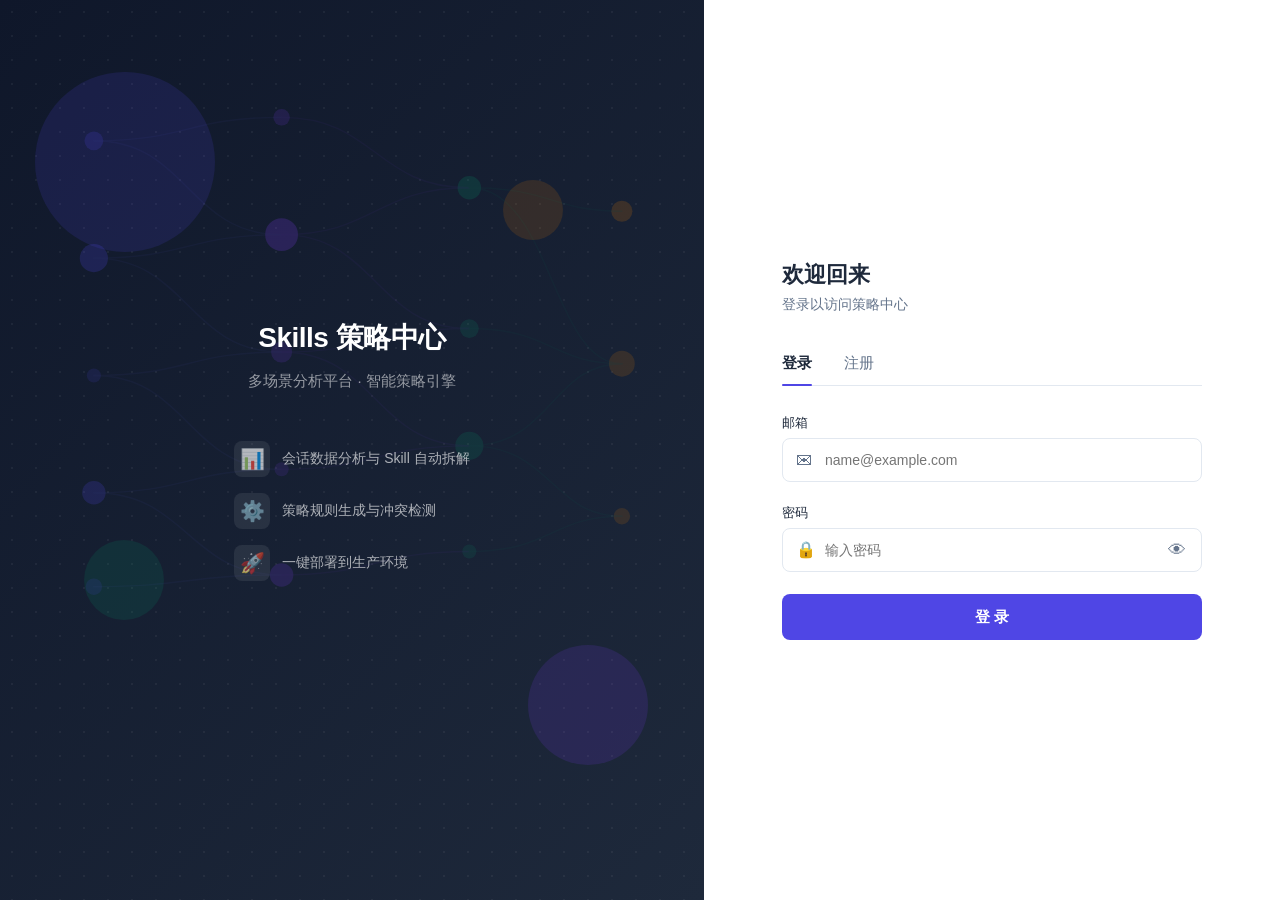
<file: index.html>
<!DOCTYPE html>
<html lang="zh-CN">
<head>
  <meta charset="UTF-8">
  <meta name="viewport" content="width=device-width, initial-scale=1.0">
  <title>Skills 策略中心 - 多场景分析平台</title>
  <link rel="stylesheet" href="css/main.css">
</head>
<body>

<!-- 侧边栏 -->
<aside class="sidebar" id="sidebar">
  <div class="sidebar-header">
    <div class="sidebar-logo">
      <svg class="sidebar-logo-icon" width="32" height="32" viewBox="0 0 32 32" fill="none">
        <rect width="32" height="32" rx="8" fill="var(--primary)"/>
        <path d="M9 12h6v8H9zM17 8h6v12h-6z" fill="#fff" opacity=".9"/>
        <path d="M9 8h6v2H9zM17 22h6v2h-6z" fill="#fff" opacity=".5"/>
      </svg>
      <span class="sidebar-logo-text">Skills 策略中心</span>
    </div>
    <button class="sidebar-toggle" id="sidebarToggle" title="折叠/展开">
      <svg width="18" height="18" viewBox="0 0 24 24" fill="none" stroke="currentColor" stroke-width="2" stroke-linecap="round" stroke-linejoin="round"><polyline points="15 18 9 12 15 6"/></svg>
    </button>
  </div>
  <nav class="sidebar-nav">
    <div class="sidebar-group-label"><span class="sidebar-group-text">分析工作台</span></div>
    <button class="sidebar-item nav-tab active" data-tab="workbench" title="分析工作台 - 上传会话数据分析拆解">
      <span class="sidebar-icon"><svg width="20" height="20" viewBox="0 0 24 24" fill="none" stroke="currentColor" stroke-width="2" stroke-linecap="round" stroke-linejoin="round"><path d="M21 15v4a2 2 0 0 1-2 2H5a2 2 0 0 1-2-2v-4"/><polyline points="17 8 12 3 7 8"/><line x1="12" y1="3" x2="12" y2="15"/></svg></span>
      <span class="sidebar-label">分析工作台</span>
    </button>

    <div class="sidebar-group-label"><span class="sidebar-group-text">数据洞察</span></div>
    <button class="sidebar-item nav-tab" data-tab="home" title="全景总览 - 平台数据概览">
      <span class="sidebar-icon"><svg width="20" height="20" viewBox="0 0 24 24" fill="none" stroke="currentColor" stroke-width="2" stroke-linecap="round" stroke-linejoin="round"><rect x="3" y="3" width="7" height="7" rx="1"/><rect x="14" y="3" width="7" height="7" rx="1"/><rect x="3" y="14" width="7" height="7" rx="1"/><rect x="14" y="14" width="7" height="7" rx="1"/></svg></span>
      <span class="sidebar-label">全景总览</span>
    </button>
    <button class="sidebar-item nav-tab" data-tab="graph" title="知识图谱 - 会话挖掘可视化">
      <span class="sidebar-icon"><svg width="20" height="20" viewBox="0 0 24 24" fill="none" stroke="currentColor" stroke-width="2" stroke-linecap="round" stroke-linejoin="round"><circle cx="6" cy="6" r="3"/><circle cx="18" cy="6" r="3"/><circle cx="6" cy="18" r="3"/><circle cx="18" cy="18" r="3"/><line x1="8.5" y1="7.5" x2="15.5" y2="16.5"/><line x1="15.5" y1="7.5" x2="8.5" y2="16.5"/></svg></span>
      <span class="sidebar-label">知识图谱</span>
    </button>
    <button class="sidebar-item nav-tab" data-tab="dashboard" title="场景分析 - Skill场景深度分析">
      <span class="sidebar-icon"><svg width="20" height="20" viewBox="0 0 24 24" fill="none" stroke="currentColor" stroke-width="2" stroke-linecap="round" stroke-linejoin="round"><line x1="18" y1="20" x2="18" y2="10"/><line x1="12" y1="20" x2="12" y2="4"/><line x1="6" y1="20" x2="6" y2="14"/></svg></span>
      <span class="sidebar-label">场景分析</span>
    </button>

    <div class="sidebar-group-label"><span class="sidebar-group-text">策略设计</span></div>
    <button class="sidebar-item nav-tab" data-tab="cases" title="案例库 - 真实工单案例知识库">
      <span class="sidebar-icon"><svg width="20" height="20" viewBox="0 0 24 24" fill="none" stroke="currentColor" stroke-width="2" stroke-linecap="round" stroke-linejoin="round"><path d="M22 19a2 2 0 0 1-2 2H4a2 2 0 0 1-2-2V5a2 2 0 0 1 2-2h5l2 3h9a2 2 0 0 1 2 2z"/></svg></span>
      <span class="sidebar-label">案例库</span>
      <span class="sidebar-badge nav-badge" title="18条待处理案例">18</span>
    </button>
    <button class="sidebar-item nav-tab" data-tab="editor" title="策略编辑器 - AI策略解析与编辑">
      <span class="sidebar-icon"><svg width="20" height="20" viewBox="0 0 24 24" fill="none" stroke="currentColor" stroke-width="2" stroke-linecap="round" stroke-linejoin="round"><path d="M11 4H4a2 2 0 0 0-2 2v14a2 2 0 0 0 2 2h14a2 2 0 0 0 2-2v-7"/><path d="M18.5 2.5a2.121 2.121 0 0 1 3 3L12 15l-4 1 1-4 9.5-9.5z"/></svg></span>
      <span class="sidebar-label">策略编辑器</span>
    </button>

    <div class="sidebar-group-label"><span class="sidebar-group-text">发布运维</span></div>
    <button class="sidebar-item nav-tab" data-tab="kanban" title="看板 - 策略生命周期管理">
      <span class="sidebar-icon"><svg width="20" height="20" viewBox="0 0 24 24" fill="none" stroke="currentColor" stroke-width="2" stroke-linecap="round" stroke-linejoin="round"><rect x="3" y="3" width="5" height="18" rx="1"/><rect x="10" y="3" width="5" height="12" rx="1"/><rect x="17" y="3" width="5" height="15" rx="1"/></svg></span>
      <span class="sidebar-label">看板</span>
      <span class="sidebar-badge nav-badge" title="10个进行中任务">10</span>
    </button>
    <button class="sidebar-item nav-tab" data-tab="monitor" title="监控 - 策略执行效果追踪">
      <span class="sidebar-icon"><svg width="20" height="20" viewBox="0 0 24 24" fill="none" stroke="currentColor" stroke-width="2" stroke-linecap="round" stroke-linejoin="round"><polyline points="22 12 18 12 15 21 9 3 6 12 2 12"/></svg></span>
      <span class="sidebar-label">监控</span>
    </button>
    <button class="sidebar-item nav-tab" data-tab="dialog" title="对话测试 - 模拟对话验证Skill匹配">
      <span class="sidebar-icon"><svg width="20" height="20" viewBox="0 0 24 24" fill="none" stroke="currentColor" stroke-width="2" stroke-linecap="round" stroke-linejoin="round"><path d="M21 15a2 2 0 0 1-2 2H7l-4 4V5a2 2 0 0 1 2-2h14a2 2 0 0 1 2 2z"/></svg></span>
      <span class="sidebar-label">对话测试</span>
    </button>

    <div class="sidebar-group-label"><span class="sidebar-group-text">能力保障</span></div>
    <button class="sidebar-item nav-tab" data-tab="matrix" title="能力矩阵 - 能力覆盖分析">
      <span class="sidebar-icon"><svg width="20" height="20" viewBox="0 0 24 24" fill="none" stroke="currentColor" stroke-width="2" stroke-linecap="round" stroke-linejoin="round"><circle cx="5" cy="5" r="1.5"/><circle cx="12" cy="5" r="1.5"/><circle cx="19" cy="5" r="1.5"/><circle cx="5" cy="12" r="1.5"/><circle cx="12" cy="12" r="1.5"/><circle cx="19" cy="12" r="1.5"/><circle cx="5" cy="19" r="1.5"/><circle cx="12" cy="19" r="1.5"/><circle cx="19" cy="19" r="1.5"/></svg></span>
      <span class="sidebar-label">能力矩阵</span>
    </button>
    <button class="sidebar-item nav-tab" data-tab="arsenal" title="武器库 - 能力缺口与建设">
      <span class="sidebar-icon"><svg width="20" height="20" viewBox="0 0 24 24" fill="none" stroke="currentColor" stroke-width="2" stroke-linecap="round" stroke-linejoin="round"><path d="M12 22s8-4 8-10V5l-8-3-8 3v7c0 6 8 10 8 10z"/></svg></span>
      <span class="sidebar-label">武器库</span>
      <span class="sidebar-badge nav-badge" title="18个能力缺口">18</span>
    </button>

    <div class="sidebar-group-label"><span class="sidebar-group-text">平台配置</span></div>
    <button class="sidebar-item nav-tab" data-tab="mcp" title="MCP 服务 - 外部工具协议配置管理">
      <span class="sidebar-icon"><svg width="20" height="20" viewBox="0 0 24 24" fill="none" stroke="currentColor" stroke-width="2" stroke-linecap="round" stroke-linejoin="round"><path d="M12 2v6m0 8v6"/><circle cx="12" cy="12" r="4"/><path d="M4.93 4.93l4.24 4.24m5.66 5.66l4.24 4.24"/><path d="M19.07 4.93l-4.24 4.24m-5.66 5.66l-4.24 4.24"/></svg></span>
      <span class="sidebar-label">MCP 服务</span>
    </button>
  </nav>
  <div class="sidebar-footer nav-user" id="navUser"></div>
</aside>

<!-- 移动端遮罩 -->
<div class="sidebar-backdrop" id="sidebarBackdrop"></div>

<!-- 移动端汉堡按钮 -->
<button class="mobile-menu-btn" id="mobileMenuBtn">
  <svg width="22" height="22" viewBox="0 0 24 24" fill="none" stroke="currentColor" stroke-width="2" stroke-linecap="round" stroke-linejoin="round"><line x1="3" y1="6" x2="21" y2="6"/><line x1="3" y1="12" x2="21" y2="12"/><line x1="3" y1="18" x2="21" y2="18"/></svg>
</button>

<!-- 内容区 -->
<main class="main-content">
  <div id="sec-workbench" class="section active"></div>
  <div id="sec-home" class="section"></div>
  <div id="sec-dashboard" class="section"></div>
  <div id="sec-cases" class="section"></div>
  <div id="sec-editor" class="section"></div>
  <div id="sec-kanban" class="section"></div>
  <div id="sec-matrix" class="section"></div>
  <div id="sec-monitor" class="section"></div>
  <div id="sec-arsenal" class="section"></div>
  <div id="sec-graph" class="section"></div>
  <div id="sec-dialog" class="section"></div>
  <div id="sec-mcp" class="section"></div>

  <!-- 模态框 -->
  <div class="modal-overlay" id="caseModal">
    <div class="modal" id="caseModalContent"></div>
  </div>
  <div class="modal-overlay" id="taskModal">
    <div class="modal" id="taskModalContent"></div>
  </div>
  <div class="modal-overlay" id="deployModal">
    <div class="modal" id="deployModalContent"></div>
  </div>
  <div class="modal-overlay" id="skillModal">
    <div class="modal" id="skillModalContent"></div>
  </div>
  <div class="modal-overlay" id="migrateModal">
    <div class="modal" id="migrateModalContent"></div>
  </div>
  <div class="modal-overlay" id="mcpModal">
    <div class="modal" id="mcpModalContent"></div>
  </div>
</main>

<!-- Toast 提示 -->
<div class="toast" id="toast"></div>

<!-- SheetJS (XLSX解析) -->
<script src="https://cdn.sheetjs.com/xlsx-0.20.3/package/dist/xlsx.full.min.js"></script>

<!-- 应用入口 (ES Module) -->
<script type="module" src="js/app.js"></script>

</body>
</html>
</file>
<file: css/main.css>
/* ============================================
   Skills 策略中心 - 主样式文件
   ============================================ */

/* === CSS Variables === */
:root {
  --primary: #4F46E5;
  --primary-light: #818CF8;
  --primary-dark: #3730A3;
  --accent: #7C3AED;
  --success: #059669;
  --warning: #D97706;
  --danger: #DC2626;
  --bg: #F8FAFC;
  --card: #FFFFFF;
  --text: #1E293B;
  --text-secondary: #64748B;
  --border: #E2E8F0;
  --shadow: 0 1px 3px rgba(0,0,0,.1), 0 1px 2px rgba(0,0,0,.06);
  --shadow-lg: 0 10px 15px -3px rgba(0,0,0,.1), 0 4px 6px -2px rgba(0,0,0,.05);
  --radius: 12px;
  --sidebar-width: 240px;
  --sidebar-collapsed: 64px;
  --sidebar-current: var(--sidebar-width);
  --sidebar-transition: 0.3s cubic-bezier(0.4, 0, 0.2, 1);
}
body.sidebar-collapsed {
  --sidebar-current: var(--sidebar-collapsed);
}

/* === Reset & Base === */
* { margin: 0; padding: 0; box-sizing: border-box; }
body {
  font-family: -apple-system, BlinkMacSystemFont, "SF Pro Text", "Segoe UI", Roboto, "Noto Sans SC", "PingFang SC", sans-serif;
  background: var(--bg);
  color: var(--text);
  font-size: 14px;
  -webkit-font-smoothing: antialiased;
}

/* === Sidebar === */
.sidebar {
  position: fixed; top: 0; left: 0; bottom: 0; z-index: 100;
  width: var(--sidebar-current);
  background: rgba(255,255,255,.95); backdrop-filter: blur(12px);
  border-right: 1px solid var(--border);
  display: flex; flex-direction: column;
  transition: width var(--sidebar-transition);
  overflow: hidden;
}
.sidebar-header {
  height: 60px; display: flex; align-items: center; justify-content: space-between;
  padding: 0 12px 0 16px; border-bottom: 1px solid var(--border); flex-shrink: 0;
}
.sidebar-logo { display: flex; align-items: center; gap: 12px; overflow: hidden; }
.sidebar-logo-icon { flex-shrink: 0; }
.sidebar-logo-text {
  font-size: 15px; font-weight: 700; color: var(--primary);
  white-space: nowrap; overflow: hidden;
  opacity: 1; transition: opacity 0.2s;
}
.sidebar-toggle {
  width: 28px; height: 28px; border-radius: 6px; border: none;
  background: none; cursor: pointer; display: flex; align-items: center;
  justify-content: center; color: var(--text-secondary); flex-shrink: 0;
  transition: background 0.2s, color 0.2s;
}
.sidebar-toggle:hover { background: #F1F5F9; color: var(--text); }
.sidebar-toggle svg { transition: transform 0.3s; }

.sidebar-nav {
  flex: 1; overflow-y: auto; overflow-x: hidden; padding: 8px;
  scrollbar-width: thin; scrollbar-color: var(--border) transparent;
}
.sidebar-nav::-webkit-scrollbar { width: 4px; }
.sidebar-nav::-webkit-scrollbar-thumb { background: var(--border); border-radius: 2px; }

.sidebar-item {
  display: flex; align-items: center; gap: 12px;
  padding: 10px 12px; border-radius: 8px; width: 100%;
  cursor: pointer; border: none; background: none;
  font-size: 13px; font-weight: 500; color: var(--text-secondary);
  transition: all 0.2s; font-family: inherit;
  text-align: left; white-space: nowrap; position: relative;
  margin-bottom: 2px;
}
.sidebar-item:hover { background: #F1F5F9; color: var(--text); }
.sidebar-item.active {
  background: var(--primary); color: #fff;
}
.sidebar-item.active .sidebar-icon { color: #fff; }
.sidebar-icon { width: 20px; height: 20px; flex-shrink: 0; display: flex; align-items: center; justify-content: center; }
.sidebar-icon svg { display: block; }
.sidebar-label {
  white-space: nowrap; overflow: hidden;
  opacity: 1; transition: opacity 0.15s;
  flex: 1;
}
.sidebar-badge {
  display: inline-block; background: #FEF3C7; color: #92400E;
  font-size: 11px; padding: 1px 7px; border-radius: 10px;
  font-weight: 600; flex-shrink: 0;
  transition: all 0.2s;
}
.sidebar-item.active .sidebar-badge { background: rgba(255,255,255,.25); color: #fff; }

.sidebar-footer {
  margin-top: auto; padding: 12px; border-top: 1px solid var(--border);
  flex-shrink: 0; position: relative;
}

/* === Sidebar Group Labels === */
.sidebar-group-label {
  padding: 20px 12px 6px; overflow: hidden;
}
.sidebar-group-label:first-child { padding-top: 8px; }
.sidebar-group-text {
  font-size: 11px; font-weight: 600; color: var(--text-secondary);
  text-transform: uppercase; letter-spacing: 0.5px;
  opacity: 0.7; transition: opacity 0.15s;
}

/* === Sidebar Collapsed State === */
body.sidebar-collapsed .sidebar-logo-text,
body.sidebar-collapsed .sidebar-label { opacity: 0; width: 0; overflow: hidden; }
body.sidebar-collapsed .sidebar-toggle svg { transform: rotate(180deg); }
body.sidebar-collapsed .sidebar-header { justify-content: center; padding: 0 12px; }
body.sidebar-collapsed .sidebar-toggle { display: none; }
body.sidebar-collapsed .sidebar-logo { justify-content: center; }
body.sidebar-collapsed .sidebar-group-text { opacity: 0; }
body.sidebar-collapsed .sidebar-group-label { padding: 8px 0 4px; border-top: 1px solid var(--border); margin: 4px 8px 0; }
body.sidebar-collapsed .sidebar-group-label:first-child { border-top: none; margin-top: 0; }
body.sidebar-collapsed .sidebar-item { justify-content: center; padding: 10px; gap: 0; }
body.sidebar-collapsed .sidebar-badge {
  position: absolute; top: 4px; right: 4px;
  width: 8px; height: 8px; padding: 0; min-width: 0;
  font-size: 0; border-radius: 50%; background: #F59E0B;
}
body.sidebar-collapsed .sidebar-item.active .sidebar-badge { background: rgba(255,255,255,.6); }
body.sidebar-collapsed .sidebar-footer .nav-user-name { display: none; }
body.sidebar-collapsed .sidebar-footer .nav-user-btn { justify-content: center; padding: 4px; }
body.sidebar-collapsed .nav-user-dropdown {
  left: calc(var(--sidebar-collapsed) + 8px); bottom: 0; top: auto; right: auto;
}
body.sidebar-collapsed .sidebar-header:hover .sidebar-toggle { display: flex; }

/* === Mobile Menu Button === */
.mobile-menu-btn {
  display: none; position: fixed; top: 16px; left: 16px; z-index: 101;
  width: 40px; height: 40px; border-radius: 10px; border: 1px solid var(--border);
  background: var(--card); cursor: pointer; align-items: center; justify-content: center;
  box-shadow: var(--shadow); color: var(--text);
}

/* === Sidebar Backdrop === */
.sidebar-backdrop {
  display: none; position: fixed; inset: 0;
  background: rgba(0,0,0,.4); z-index: 199;
}
body.sidebar-open .sidebar-backdrop { display: block; }

/* === Main Content === */
.main-content {
  margin-left: var(--sidebar-current);
  min-height: 100vh;
  transition: margin-left var(--sidebar-transition);
}

/* === Sections === */
.section {
  display: none; padding: 32px 24px;
  max-width: 1280px; margin: 0 auto;
}
.section.active { display: block; }
.section-title { font-size: 24px; font-weight: 700; margin-bottom: 6px; }
.section-desc { font-size: 14px; color: var(--text-secondary); margin-bottom: 24px; }

/* === Stats Grid === */
.stats-grid { display: grid; grid-template-columns: repeat(4,1fr); gap: 16px; margin-bottom: 24px; }
.stat-card { background: var(--card); border-radius: var(--radius); padding: 20px; box-shadow: var(--shadow); }
.stat-card .label { font-size: 12px; color: var(--text-secondary); margin-bottom: 6px; font-weight: 500; }
.stat-card .value { font-size: 28px; font-weight: 700; }
.stat-card.purple .value { color: var(--primary); }
.stat-card.green .value { color: var(--success); }
.stat-card.amber .value { color: var(--warning); }
.stat-card.red .value { color: var(--danger); }

/* === Chart === */
.chart-row { display: grid; grid-template-columns: 1fr 1fr; gap: 16px; margin-bottom: 16px; }
.chart-card { background: var(--card); border-radius: var(--radius); padding: 24px; box-shadow: var(--shadow); }
.chart-card h3 { font-size: 15px; font-weight: 600; margin-bottom: 16px; }
.bar-chart { display: flex; flex-direction: column; gap: 10px; }
.bar-item { display: flex; align-items: center; gap: 10px; }
.bar-label { width: 130px; font-size: 12px; text-align: right; flex-shrink: 0; color: var(--text-secondary); }
.bar-track { flex: 1; height: 24px; background: #F1F5F9; border-radius: 6px; overflow: hidden; }
.bar-fill {
  height: 100%; border-radius: 6px; transition: width .8s;
  display: flex; align-items: center; justify-content: flex-end;
  padding-right: 8px; font-size: 11px; color: #fff; font-weight: 600; min-width: 30px;
}
.bar-count { width: 36px; text-align: right; font-size: 12px; font-weight: 600; flex-shrink: 0; }

/* === Filter Bar === */
.filter-bar { display: flex; gap: 10px; margin-bottom: 16px; flex-wrap: wrap; align-items: center; }
.filter-bar input, .filter-bar select {
  padding: 8px 12px; border: 1px solid var(--border); border-radius: 8px;
  font-size: 13px; font-family: inherit; outline: none; background: var(--card);
}
.filter-bar input:focus, .filter-bar select:focus { border-color: var(--primary-light); }
.filter-bar input { flex: 1; min-width: 200px; }

/* === Case List === */
.case-list { background: var(--card); border-radius: var(--radius); box-shadow: var(--shadow); overflow: hidden; }
.case-header {
  display: grid; grid-template-columns: 100px 1fr 1fr 70px 90px 80px;
  padding: 12px 16px; background: #F8FAFC; border-bottom: 2px solid var(--border);
  font-size: 12px; font-weight: 600; color: var(--text-secondary);
}
.case-row {
  display: grid; grid-template-columns: 100px 1fr 1fr 70px 90px 80px;
  padding: 12px 16px; border-bottom: 1px solid #F1F5F9;
  align-items: center; font-size: 13px; transition: background .15s; cursor: pointer;
}
.case-row:hover { background: #F8FAFC; }
.case-row:last-child { border-bottom: none; }
.case-tag { display: inline-block; padding: 2px 8px; border-radius: 100px; font-size: 11px; font-weight: 600; }
.csat-high { color: #059669; }
.csat-mid { color: #D97706; }
.csat-low { color: #DC2626; }

/* === Editor === */
.editor-container { display: grid; grid-template-columns: 1fr 1fr; gap: 16px; margin-bottom: 16px; }
.editor-panel { background: var(--card); border-radius: var(--radius); padding: 24px; box-shadow: var(--shadow); }
.editor-panel h3 { font-size: 15px; font-weight: 600; margin-bottom: 12px; display: flex; align-items: center; gap: 8px; }
.editor-textarea {
  width: 100%; min-height: 180px; padding: 14px; border: 1px solid var(--border);
  border-radius: 8px; font-size: 14px; font-family: inherit; line-height: 1.7;
  outline: none; resize: vertical; color: var(--text);
}
.editor-textarea:focus { border-color: var(--primary-light); }
.editor-btn-row { display: flex; gap: 8px; margin-top: 12px; flex-wrap: wrap; }
.template-btn {
  padding: 6px 14px; border: 1px solid var(--border); border-radius: 6px;
  font-size: 12px; cursor: pointer; background: var(--card); color: var(--text-secondary);
  transition: all .2s; font-family: inherit;
}
.template-btn:hover { border-color: var(--primary-light); color: var(--primary); }

.rule-card { padding: 14px; background: #F8FAFC; border: 1px solid var(--border); border-radius: 8px; margin-bottom: 10px; }
.rule-card-title { font-size: 12px; font-weight: 600; color: var(--primary); margin-bottom: 8px; text-transform: uppercase; letter-spacing: .5px; }
.rule-item { font-size: 13px; padding: 4px 0; color: var(--text); display: flex; align-items: flex-start; gap: 6px; }
.rule-item .bullet { width: 6px; height: 6px; border-radius: 50%; flex-shrink: 0; margin-top: 6px; }
.conflict-panel { grid-column: 1/-1; background: var(--card); border-radius: var(--radius); padding: 20px; box-shadow: var(--shadow); }
.conflict-panel h3 { font-size: 15px; font-weight: 600; margin-bottom: 12px; }
.conflict-alert {
  padding: 12px 16px; background: #FEF3C7; border: 1px solid #FDE68A;
  border-radius: 8px; font-size: 13px; color: #92400E; margin-bottom: 8px;
  display: flex; gap: 8px; align-items: flex-start;
}
.conflict-ok { padding: 12px 16px; background: #ECFDF5; border: 1px solid #A7F3D0; border-radius: 8px; font-size: 13px; color: #065F46; }

/* === Editor: Case Reference Card === */
.editor-case-ref {
  display: flex; align-items: center; gap: 8px;
  padding: 10px 16px; margin-bottom: 16px;
  background: #EEF2FF; border: 1px solid #C7D2FE; border-radius: 8px;
  font-size: 13px; color: #3730A3;
}
.editor-case-ref-icon { font-size: 16px; flex-shrink: 0; }
.editor-case-ref-text { flex: 1; }
.editor-case-ref-close {
  width: 24px; height: 24px; border: none; background: none;
  font-size: 16px; cursor: pointer; color: #6366F1; border-radius: 4px;
  display: flex; align-items: center; justify-content: center;
}
.editor-case-ref-close:hover { background: #C7D2FE; }

/* === Editor: Editable Rules === */
.rule-item-editable {
  display: flex; align-items: center; gap: 6px; flex-wrap: nowrap;
}
.rule-edit-input {
  padding: 4px 8px; border: 1px solid var(--border); border-radius: 4px;
  font-size: 12px; font-family: inherit; outline: none; background: #fff;
  color: var(--text); transition: border-color 0.2s;
}
.rule-edit-input:focus { border-color: var(--primary-light); }
.rule-edit-field { width: 100px; }
.rule-edit-value { flex: 1; min-width: 80px; }
.rule-edit-type { width: 60px; }
.rule-edit-content { flex: 1; min-width: 120px; }
.rule-edit-select {
  padding: 4px 6px; border: 1px solid var(--border); border-radius: 4px;
  font-size: 12px; font-family: inherit; outline: none; background: #fff;
  cursor: pointer;
}
.rule-edit-select:focus { border-color: var(--primary-light); }
.rule-step-label {
  font-size: 11px; font-weight: 600; color: #059669;
  white-space: nowrap; flex-shrink: 0;
}
.rule-delete-btn {
  width: 22px; height: 22px; border: none; background: none;
  font-size: 14px; cursor: pointer; color: var(--text-secondary);
  border-radius: 4px; flex-shrink: 0;
  display: flex; align-items: center; justify-content: center;
}
.rule-delete-btn:hover { background: #FEE2E2; color: var(--danger); }
.rule-add-btn {
  margin-top: 8px; padding: 4px 12px; border: 1px dashed var(--border);
  border-radius: 6px; background: none; font-size: 12px; color: var(--primary);
  cursor: pointer; font-family: inherit; transition: all 0.2s;
}
.rule-add-btn:hover { border-color: var(--primary-light); background: #EEF2FF; }

/* === Flowchart === */
.flowchart-panel {
  grid-column: 1/-1; background: var(--card); border-radius: var(--radius);
  padding: 20px; box-shadow: var(--shadow); animation: slideUp .3s ease;
}
.flowchart-panel h3 { font-size: 15px; font-weight: 600; margin-bottom: 12px; }
.flowchart-svg-wrap { width: 100%; overflow-x: auto; }
.flowchart-svg-wrap svg { width: 100%; height: auto; display: block; }

.empty-state { text-align: center; padding: 40px; color: var(--text-secondary); font-size: 14px; }

/* === Loading === */
.loading-overlay {
  position: absolute; top: 0; left: 0; right: 0; bottom: 0;
  background: rgba(255,255,255,.85); display: flex; flex-direction: column;
  align-items: center; justify-content: center; border-radius: var(--radius); z-index: 10;
}
.spinner {
  width: 32px; height: 32px; border: 3px solid var(--border);
  border-top-color: var(--primary); border-radius: 50%;
  animation: spin .8s linear infinite; margin-bottom: 10px;
}
@keyframes spin { to { transform: rotate(360deg); } }
.loading-text { font-size: 13px; color: var(--text-secondary); font-weight: 500; }

/* === Kanban (List Mode) === */
.kanban-toolbar { display: flex; align-items: center; justify-content: space-between; gap: 12px; margin-bottom: 16px; flex-wrap: wrap; }
.kanban-tabs { display: flex; gap: 4px; flex-wrap: wrap; }
.kanban-tab {
  padding: 6px 14px; border-radius: 8px; font-size: 12px; font-weight: 500;
  cursor: pointer; border: 1px solid var(--border); background: var(--card);
  color: var(--text-secondary); transition: all .2s; font-family: inherit;
  display: flex; align-items: center; gap: 4px;
}
.kanban-tab:hover { border-color: var(--primary-light); color: var(--primary); }
.kanban-tab-active { background: var(--primary); color: #fff; border-color: var(--primary); }
.kanban-tab-active:hover { background: var(--primary); color: #fff; }
.kanban-tab-count { font-size: 10px; opacity: 0.7; }
.kanban-search-wrap { flex-shrink: 0; }
.kanban-search {
  padding: 7px 14px; border-radius: 8px; border: 1px solid var(--border);
  font-size: 13px; width: 260px; font-family: inherit; background: var(--card);
  transition: border-color .2s;
}
.kanban-search:focus { outline: none; border-color: var(--primary); box-shadow: 0 0 0 3px rgba(79,70,229,0.08); }
.kanban-list { background: var(--card); border-radius: var(--radius); box-shadow: var(--shadow); overflow: hidden; }
.kanban-list-header {
  display: grid; grid-template-columns: 2.5fr 1fr 0.7fr 0.8fr 0.6fr 0.7fr 0.6fr 1.6fr;
  gap: 8px; padding: 10px 16px; background: #F8FAFC; font-size: 11px;
  font-weight: 600; color: var(--text-secondary); border-bottom: 1px solid var(--border);
  text-transform: uppercase; letter-spacing: 0.3px;
}
.kanban-list-row {
  display: grid; grid-template-columns: 2.5fr 1fr 0.7fr 0.8fr 0.6fr 0.7fr 0.6fr 1.6fr;
  gap: 8px; padding: 12px 16px; border-bottom: 1px solid #F1F5F9;
  align-items: center; cursor: pointer; transition: background .15s;
}
.kanban-list-row:hover { background: #F8FAFC; }
.kanban-list-row:last-child { border-bottom: none; }
.kanban-list-cell { font-size: 13px; }
.kanban-list-name { display: flex; align-items: center; gap: 10px; }
.kanban-list-icon { font-size: 20px; flex-shrink: 0; }
.kanban-list-title { font-weight: 600; font-size: 13px; margin-bottom: 2px; }
.kanban-list-desc { font-size: 11px; color: var(--text-secondary); line-height: 1.3; max-width: 260px; overflow: hidden; text-overflow: ellipsis; white-space: nowrap; }
.kanban-list-status { }
.kanban-status-badge {
  display: inline-block; padding: 3px 10px; border-radius: 6px;
  font-size: 11px; font-weight: 500; white-space: nowrap;
}
.kanban-list-meta { font-size: 12px; color: var(--text-secondary); }
.kanban-list-actions { display: flex; gap: 6px; align-items: center; }
.kanban-action-btn {
  padding: 4px 10px; border-radius: 6px; font-size: 11px; font-weight: 500;
  cursor: pointer; border: 1px solid var(--border); background: var(--card);
  color: var(--primary); transition: all .2s; font-family: inherit; white-space: nowrap;
}
.kanban-action-btn:hover { background: var(--primary); color: #fff; border-color: var(--primary); }
.kanban-action-edit { padding: 4px 8px; font-size: 14px; }
.kanban-list-empty { padding: 40px 16px; text-align: center; color: var(--text-secondary); font-size: 13px; }
.kanban-pagination {
  display: flex; align-items: center; justify-content: center;
  gap: 4px; padding: 14px 0; margin-top: 8px;
}
.kanban-page-btn {
  padding: 5px 12px; border-radius: 6px; font-size: 12px;
  cursor: pointer; border: 1px solid var(--border); background: var(--card);
  color: var(--text); transition: all .2s; font-family: inherit;
}
.kanban-page-btn:hover:not(:disabled) { border-color: var(--primary); color: var(--primary); }
.kanban-page-btn:disabled { opacity: 0.4; cursor: not-allowed; }
.kanban-page-active { background: var(--primary); color: #fff; border-color: var(--primary); }
.kanban-page-active:hover { background: var(--primary); color: #fff; }
.kanban-page-info { font-size: 12px; color: var(--text-secondary); margin-left: 12px; }

/* === Monitor === */
.trend-chart { height: 200px; position: relative; }
.trend-chart svg { width: 100%; height: 100%; }
.alert-list { background: var(--card); border-radius: var(--radius); box-shadow: var(--shadow); overflow: hidden; }
.alert-item { display: flex; align-items: center; gap: 12px; padding: 12px 16px; border-bottom: 1px solid #F1F5F9; font-size: 13px; transition: background 0.15s; }
.alert-item-clickable { cursor: pointer; }
.alert-item-clickable:hover { background: #FFFBEB; }
.alert-item:last-child { border-bottom: none; }
.alert-detail-expand { animation: slideUp 0.2s ease; }
.alert-level { padding: 2px 8px; border-radius: 4px; font-size: 11px; font-weight: 700; flex-shrink: 0; }
.alert-level.p0 { background: #FEE2E2; color: #DC2626; }
.alert-level.p1 { background: #FED7AA; color: #C2410C; }
.alert-level.p2 { background: #FEF3C7; color: #92400E; }
.alert-msg { flex: 1; }
.alert-time { font-size: 11px; color: var(--text-secondary); white-space: nowrap; }
.alert-status { font-size: 11px; padding: 2px 8px; border-radius: 4px; }
.alert-status.open { background: #FEE2E2; color: #DC2626; }
.alert-status.resolved { background: #D1FAE5; color: #059669; }

/* === A/B Test === */
.ab-panel { background: var(--card); border-radius: var(--radius); padding: 24px; box-shadow: var(--shadow); }
.ab-panel h3 { font-size: 15px; font-weight: 600; margin-bottom: 16px; }
.ab-compare { display: grid; grid-template-columns: 1fr 1fr; gap: 16px; }
.ab-group { padding: 16px; border-radius: 8px; text-align: center; }
.ab-group.control { background: #F1F5F9; }
.ab-group.experiment { background: #EEF2FF; }
.ab-group h4 { font-size: 12px; font-weight: 600; color: var(--text-secondary); margin-bottom: 8px; text-transform: uppercase; }
.ab-metric { margin-bottom: 8px; }
.ab-metric .label { font-size: 11px; color: var(--text-secondary); }
.ab-metric .val { font-size: 22px; font-weight: 700; }
.ab-delta { display: inline-block; padding: 2px 8px; border-radius: 4px; font-size: 11px; font-weight: 600; }
.ab-delta.positive { background: #D1FAE5; color: #059669; }
.ab-delta.negative { background: #FEE2E2; color: #DC2626; }
.ab-status { margin-top: 12px; font-size: 12px; font-weight: 500; }

/* === Arsenal / Quest Grid === */
.quest-grid { display: grid; grid-template-columns: repeat(3,1fr); gap: 14px; }
.quest-card {
  background: var(--card); border-radius: var(--radius); box-shadow: var(--shadow);
  overflow: hidden; transition: all .3s; border: 2px solid transparent; border-left: 4px solid #9CA3AF;
}
.quest-card:hover { transform: translateY(-2px); box-shadow: var(--shadow-lg); border-color: var(--primary-light); border-left-width: 4px; }
.quest-card.pri-critical { border-left-color: #DC2626; }
.quest-card.pri-high { border-left-color: #EA580C; }
.quest-card.pri-medium { border-left-color: #D97706; }
.quest-card.pri-low { border-left-color: #9CA3AF; }
.quest-card-body { padding: 18px 20px; }
.quest-card-body h3 { font-size: 14px; font-weight: 600; margin: 8px 0 4px; }
.quest-card-body .desc {
  font-size: 12px; color: var(--text-secondary); margin-bottom: 10px; line-height: 1.5;
  display: -webkit-box; -webkit-line-clamp: 2; -webkit-box-orient: vertical; overflow: hidden;
}
.quest-badges { display: flex; gap: 6px; flex-wrap: wrap; align-items: center; }
.quest-status { display: inline-block; padding: 2px 10px; border-radius: 100px; font-size: 11px; font-weight: 600; }
.quest-status.missing { background: #FEE2E2; color: #DC2626; }
.quest-status.partial { background: #FEF3C7; color: #92400E; }
.quest-status.available { background: #D1FAE5; color: #059669; }
.quest-priority { padding: 2px 8px; border-radius: 4px; font-size: 11px; font-weight: 700; }
.quest-priority.critical { background: #FEE2E2; color: #DC2626; }
.quest-priority.high { background: #FED7AA; color: #C2410C; }
.quest-priority.medium { background: #FEF3C7; color: #92400E; }
.quest-priority.low { background: #F1F5F9; color: #64748B; }
.quest-category { display: inline-flex; align-items: center; gap: 4px; padding: 3px 10px; border-radius: 6px; font-size: 11px; font-weight: 500; background: #F1F5F9; color: var(--text-secondary); }
.quest-skill-tag { display: inline-block; padding: 2px 8px; border-radius: 100px; font-size: 10px; font-weight: 500; margin-right: 4px; margin-top: 4px; }
.quest-skills { margin-bottom: 10px; }
.arsenal-progress { height: 8px; background: #F1F5F9; border-radius: 4px; overflow: hidden; margin-top: 8px; }
.arsenal-progress-fill { height: 100%; border-radius: 4px; transition: width .8s; }

/* === Buttons === */
.btn {
  padding: 8px 20px; border-radius: 8px; font-size: 13px; font-weight: 500;
  cursor: pointer; border: 1px solid var(--border); transition: all .2s; font-family: inherit;
}
.btn-primary { background: var(--primary); color: #fff; border-color: var(--primary); }
.btn-primary:hover { background: var(--primary-dark); }
.btn-primary:disabled { opacity: .5; cursor: not-allowed; }
.btn-secondary { background: var(--card); }
.btn-secondary:hover { background: #F1F5F9; }

/* === Modal === */
.modal-overlay {
  position: fixed; top: 0; left: 0; right: 0; bottom: 0;
  background: rgba(0,0,0,.5); z-index: 200; display: none;
  align-items: center; justify-content: center; animation: fadeIn .2s;
}
.modal-overlay.show { display: flex; }
.modal {
  background: var(--card); border-radius: 16px; width: 600px;
  max-width: 90vw; max-height: 80vh; overflow-y: auto;
  box-shadow: 0 25px 50px -12px rgba(0,0,0,.25); animation: slideUp .3s ease;
}
.modal-header {
  padding: 20px 24px 12px; display: flex; align-items: center;
  justify-content: space-between; position: sticky; top: 0;
  background: var(--card); border-radius: 16px 16px 0 0; z-index: 1;
}
.modal-header h3 { font-size: 16px; font-weight: 600; }
.modal-close {
  width: 32px; height: 32px; border-radius: 8px; border: none;
  background: #F1F5F9; cursor: pointer; font-size: 18px;
  display: flex; align-items: center; justify-content: center; font-family: inherit;
}
.modal-close:hover { background: #E2E8F0; }
.modal-body { padding: 0 24px 24px; }
.modal-field { margin-bottom: 12px; }
.modal-field .field-label { font-size: 12px; font-weight: 600; color: var(--text-secondary); margin-bottom: 4px; }
.modal-field .field-value { font-size: 14px; line-height: 1.6; }
.modal-tag { display: inline-block; padding: 2px 10px; border-radius: 100px; font-size: 11px; font-weight: 600; margin-right: 4px; margin-bottom: 4px; }
.modal-actions { display: flex; gap: 10px; justify-content: flex-end; padding: 0 24px 20px; }

/* === Toast === */
.toast {
  position: fixed; top: 24px; right: 24px; z-index: 300;
  background: var(--card); border-radius: 10px; padding: 14px 20px;
  box-shadow: var(--shadow-lg); display: flex; align-items: center; gap: 10px;
  font-size: 13px; font-weight: 500; transform: translateX(120%);
  transition: transform .3s ease; border: 1px solid var(--border);
}
.toast.show { transform: translateX(0); }
.toast.success { border-color: #A7F3D0; }
.toast.warning { border-color: #FDE68A; }

/* === Home Hero === */
.home-hero {
  background: linear-gradient(135deg, #EEF2FF 0%, #F5F3FF 50%, #FDF4FF 100%);
  border-radius: var(--radius); padding: 40px; margin-bottom: 24px;
}
.home-hero h1 {
  font-size: 28px; font-weight: 800;
  background: linear-gradient(135deg, var(--primary), var(--accent));
  -webkit-background-clip: text; -webkit-text-fill-color: transparent; margin-bottom: 8px;
}
.home-hero p { font-size: 14px; color: var(--text-secondary); line-height: 1.7; max-width: 680px; }
.home-hero-stats { display: flex; gap: 24px; margin-top: 20px; }
.home-hero-stat { text-align: center; }
.home-hero-stat .val { font-size: 28px; font-weight: 800; color: var(--primary); font-variant-numeric: tabular-nums; }
.home-hero-stat .lbl { font-size: 12px; color: var(--text-secondary); margin-top: 2px; }

/* === Treemap === */
.treemap-wrap { background: var(--card); border-radius: var(--radius); padding: 24px; box-shadow: var(--shadow); margin-bottom: 24px; }
.treemap-wrap h3 { font-size: 15px; font-weight: 600; margin-bottom: 16px; }
.treemap-wrap svg { width: 100%; height: auto; display: block; }

/* === Platform Guide === */
.guide-section {
  background: var(--card); border-radius: var(--radius); box-shadow: var(--shadow);
  padding: 24px; margin-bottom: 24px;
}
.guide-section h3 { font-size: 15px; font-weight: 600; margin-bottom: 16px; }
.guide-section h4 {
  font-size: 14px; font-weight: 600; color: var(--text);
  margin: 20px 0 12px; padding-top: 16px; border-top: 1px solid var(--border);
}
.guide-arch {
  display: flex; align-items: center; justify-content: center; gap: 0;
  padding: 8px 0 4px;
}
.guide-arch-node {
  flex: 1; max-width: 220px; padding: 16px 18px; border-radius: 10px;
  text-align: center; transition: transform 0.2s;
}
.guide-arch-node:hover { transform: translateY(-2px); }
.guide-arch-node.arch-skill { background: linear-gradient(135deg, #EEF2FF, #E0E7FF); }
.guide-arch-node.arch-sk { background: linear-gradient(135deg, #F5F3FF, #EDE9FE); }
.guide-arch-node.arch-cap { background: linear-gradient(135deg, #ECFDF5, #D1FAE5); }
.guide-arch-icon { font-size: 28px; margin-bottom: 6px; }
.guide-arch-title { font-size: 14px; font-weight: 700; color: var(--text); margin-bottom: 2px; }
.guide-arch-subtitle { font-size: 11px; color: var(--text-secondary); margin-bottom: 6px; }
.guide-arch-example {
  font-size: 11px; color: var(--text-secondary); opacity: 0.8;
  background: rgba(255,255,255,0.6); border-radius: 4px; padding: 3px 8px;
  display: inline-block;
}
.guide-arch-arrow {
  display: flex; flex-direction: column; align-items: center; padding: 0 10px;
  color: var(--primary-light); font-size: 11px; font-weight: 600; gap: 2px;
}
.guide-arch-arrow span:first-child { font-size: 18px; }

.guide-flow {
  display: flex; align-items: flex-start; justify-content: space-between;
  gap: 4px; padding: 8px 0;
}
.guide-flow-step {
  flex: 1; text-align: center; position: relative; cursor: pointer;
  padding: 4px; border-radius: 8px; transition: background 0.2s;
}
.guide-flow-step:hover { background: #F8FAFC; }
.guide-flow-icon {
  width: 44px; height: 44px; border-radius: 50%; margin: 0 auto 6px;
  display: flex; align-items: center; justify-content: center; font-size: 20px;
  background: #EEF2FF; border: 2px solid var(--primary-light);
  transition: transform 0.2s;
}
.guide-flow-step:hover .guide-flow-icon { transform: scale(1.08); }
.guide-flow-label { font-size: 12px; font-weight: 600; color: var(--text); margin-bottom: 2px; }
.guide-flow-desc { font-size: 10px; color: var(--text-secondary); line-height: 1.4; }
.guide-flow-step:not(:last-child)::after {
  content: ''; position: absolute; top: 26px;
  left: calc(50% + 26px); width: calc(100% - 52px); height: 2px;
  border-top: 2px dashed var(--border);
}

.guide-modules { display: grid; grid-template-columns: repeat(4, 1fr); gap: 8px; }
.guide-module-card {
  padding: 10px 12px; background: #F8FAFC; border: 1px solid var(--border);
  border-radius: 8px; cursor: pointer; transition: all 0.2s;
  display: flex; align-items: center; gap: 8px;
}
.guide-module-card:hover {
  border-color: var(--primary-light); background: #EEF2FF; transform: translateY(-1px);
}
.guide-module-icon { font-size: 18px; flex-shrink: 0; }
.guide-module-info { min-width: 0; }
.guide-module-name { font-size: 12px; font-weight: 600; color: var(--text); white-space: nowrap; overflow: hidden; text-overflow: ellipsis; }
.guide-module-desc { font-size: 10px; color: var(--text-secondary); white-space: nowrap; overflow: hidden; text-overflow: ellipsis; }

.treemap-row { display: grid; grid-template-columns: 3fr 2fr; gap: 16px; margin-bottom: 24px; }

/* === Skill Pills === */
.skill-pills { display: flex; flex-wrap: wrap; gap: 8px; margin-bottom: 24px; }
.skill-pill {
  display: inline-flex; align-items: center; gap: 6px;
  padding: 8px 16px; border-radius: 100px; font-size: 13px; font-weight: 500;
  cursor: pointer; border: 2px solid var(--border); background: var(--card);
  transition: all .2s; box-shadow: var(--shadow);
}
.skill-pill:hover { transform: translateY(-1px); box-shadow: var(--shadow-lg); }
.skill-pill.active { border-color: var(--primary); background: #EEF2FF; }
.skill-pill .pill-pct { font-size: 11px; color: var(--text-secondary); }

/* === Donut === */
.donut-container { display: flex; align-items: flex-start; gap: 24px; }
.donut-legend { display: flex; flex-direction: column; gap: 6px; flex: 1; }
.donut-legend-item { display: flex; align-items: center; gap: 8px; font-size: 12px; padding: 4px 0; }
.donut-legend-dot { width: 10px; height: 10px; border-radius: 50%; flex-shrink: 0; }

/* === Heatmap === */
.heatmap-wrap { background: var(--card); border-radius: var(--radius); padding: 24px; box-shadow: var(--shadow); overflow-x: auto; }
.heatmap-wrap h3 { font-size: 15px; font-weight: 600; margin-bottom: 16px; }
.heatmap-wrap svg { display: block; min-width: 850px; }

/* Heatmap Tooltip */
.heatmap-tooltip {
  position: absolute; z-index: 50;
  background: var(--card); border-radius: 8px;
  box-shadow: 0 6px 16px rgba(0,0,0,0.15);
  padding: 8px 14px; font-size: 12px; color: var(--text);
  pointer-events: none; white-space: nowrap;
  opacity: 0; transform: translateY(4px) translateX(-50%);
  transition: opacity 0.15s, transform 0.15s;
  border: 1px solid var(--border);
}
.heatmap-tooltip.visible { opacity: 1; transform: translateY(0) translateX(-50%); }
.heatmap-tooltip strong { font-weight: 600; }

/* === Skill Detail Panel === */
.skill-detail-panel { background: var(--card); border-radius: var(--radius); padding: 20px; box-shadow: var(--shadow); }
.skill-detail-panel h3 { font-size: 16px; font-weight: 600; margin-bottom: 12px; }
.skill-detail-meta { display: flex; gap: 12px; flex-wrap: wrap; margin-bottom: 12px; }
.skill-detail-badge { padding: 4px 12px; border-radius: 6px; font-size: 12px; font-weight: 600; }
.skill-sample-list { list-style: none; padding: 0; }
.skill-sample-list li { padding: 6px 0; border-bottom: 1px dashed var(--border); font-size: 12px; color: var(--text-secondary); line-height: 1.5; }
.skill-sample-list li:last-child { border-bottom: none; }

/* === Activity Feed === */
.activity-feed { max-height: 300px; overflow-y: auto; }
.activity-item { display: flex; gap: 10px; padding: 10px 0; border-bottom: 1px solid var(--border); font-size: 13px; }
.activity-item:last-child { border-bottom: none; }
.activity-time { color: var(--text-secondary); font-size: 11px; white-space: nowrap; flex-shrink: 0; width: 60px; }
.activity-user { font-weight: 600; color: var(--primary); white-space: nowrap; }
.activity-text { color: var(--text-secondary); }
.activity-target { font-weight: 500; color: var(--text); }

/* === Animations === */
@keyframes fadeIn { from { opacity: 0; } to { opacity: 1; } }
@keyframes slideUp { from { opacity: 0; transform: translateY(20px); } to { opacity: 1; transform: translateY(0); } }

/* === Responsive === */
@media (max-width: 1200px) {
  .stats-grid { grid-template-columns: repeat(2,1fr); }
  .kanban-list-header, .kanban-list-row { grid-template-columns: 2fr 1fr 0.7fr 0.8fr 0.6fr 0.7fr 0.6fr 1.4fr; }
  .chart-row { grid-template-columns: 1fr; }
  .editor-container { grid-template-columns: 1fr; }
  .donut-container { flex-direction: column; }
  .guide-modules { grid-template-columns: repeat(3, 1fr); }
  .guide-arch { flex-wrap: wrap; gap: 8px; }
  .guide-arch-arrow { padding: 4px 0; }
  .guide-arch-arrow span:first-child { transform: rotate(90deg); }
  .treemap-row { grid-template-columns: 1fr; }
}
@media (max-width: 768px) {
  .mobile-menu-btn { display: flex; }
  .sidebar { transform: translateX(-100%); width: 280px; z-index: 200; }
  body.sidebar-open .sidebar { transform: translateX(0); }
  .sidebar-toggle { display: none !important; }
  .main-content { margin-left: 0; }
  .kanban-toolbar { flex-direction: column; align-items: stretch; }
  .kanban-search { width: 100%; }
  .kanban-list-header { display: none; }
  .kanban-list-row { grid-template-columns: 1fr; gap: 6px; padding: 12px; }
  .kanban-list-actions { justify-content: flex-start; margin-top: 4px; }
  .quest-grid { grid-template-columns: 1fr; }
  .case-header, .case-row { grid-template-columns: 80px 1fr 80px 60px; }
  .case-header > *:nth-child(3), .case-row > *:nth-child(3),
  .case-header > *:nth-child(5), .case-row > *:nth-child(5) { display: none; }
  .home-hero { padding: 24px; }
  .home-hero h1 { font-size: 22px; }
  .home-hero-stats { flex-wrap: wrap; gap: 16px; }
  .skill-pills { gap: 6px; }
  .skill-pill { padding: 6px 12px; font-size: 12px; }
  .guide-modules { grid-template-columns: repeat(2, 1fr); }
  .guide-flow { flex-wrap: wrap; justify-content: center; gap: 8px; }
  .guide-flow-step::after { display: none !important; }
  .guide-flow-step { flex: 0 0 30%; }
  .section { padding: 60px 16px 24px; }
}

/* ================================================================
   Knowledge Graph — Neural Network Visualization
   ================================================================ */

.graph-wrap {
  background: var(--card);
  border-radius: var(--radius);
  box-shadow: var(--shadow);
  padding: 24px;
  position: relative;
  overflow: hidden;
  margin-top: 24px;
}

.graph-header {
  display: flex;
  justify-content: space-between;
  align-items: center;
  margin-bottom: 16px;
}
.graph-header h3 {
  font-size: 16px;
  font-weight: 700;
  color: var(--text);
  margin: 0;
}
.graph-legend {
  display: flex;
  gap: 16px;
  flex-wrap: wrap;
}
.graph-legend-item {
  display: flex;
  align-items: center;
  gap: 6px;
  font-size: 12px;
  color: var(--text-secondary);
}
.graph-legend-dot {
  width: 10px;
  height: 10px;
  border-radius: 50%;
  display: inline-block;
}

/* Nodes */
.graph-node {
  cursor: pointer;
  transition: opacity 0.25s ease;
  will-change: opacity;
}
.graph-node circle {
  transition: r 0.25s ease, stroke-width 0.25s ease;
}
.graph-hit-area {
  transition: none;
}
.graph-node-hover {
  filter: brightness(1.15);
}
.graph-node-connected {
  opacity: 1;
}
.graph-node-dimmed {
  opacity: 0.12;
}

/* Edges */
.graph-edge {
  transition: opacity 0.35s ease, stroke-width 0.35s ease;
  pointer-events: none;
}
.graph-edge-active {
  stroke-dasharray: 8 4;
  animation: graphFlow 1.2s linear infinite;
}

/* Glow pulse */
.graph-glow {
  animation: graphPulse 3s ease-in-out infinite;
  pointer-events: none;
}

/* Animations */
@keyframes graphFlow {
  to { stroke-dashoffset: -12; }
}

@keyframes graphPulse {
  0%, 100% { opacity: 0.10; transform: scale(1); }
  50%      { opacity: 0.25; transform: scale(1.2); }
}

/* Tooltip */
.graph-tooltip {
  position: absolute;
  z-index: 50;
  background: var(--card);
  border-radius: 10px;
  box-shadow: 0 10px 25px rgba(0,0,0,0.18);
  padding: 14px 18px;
  min-width: 200px;
  max-width: 270px;
  pointer-events: none;
  opacity: 0;
  transform: translateY(6px);
  transition: opacity 0.2s ease, transform 0.2s ease;
  border-left: 3px solid var(--primary);
}
.graph-tooltip.visible {
  opacity: 1;
  transform: translateY(0);
}
.graph-tooltip-title {
  font-size: 14px;
  font-weight: 700;
  color: var(--text);
  margin-bottom: 6px;
}
.graph-tooltip-layer {
  display: inline-block;
  font-size: 11px;
  font-weight: 600;
  padding: 2px 8px;
  border-radius: 100px;
  margin-bottom: 8px;
}
.graph-tooltip-stat {
  font-size: 22px;
  font-weight: 800;
  margin-bottom: 2px;
}
.graph-tooltip-count {
  font-size: 12px;
  color: var(--text-secondary);
  margin-bottom: 8px;
}
.graph-tooltip-desc {
  font-size: 12px;
  color: var(--text-secondary);
  line-height: 1.5;
  margin-bottom: 8px;
}
.graph-tooltip-links {
  font-size: 11px;
  color: var(--text-secondary);
  opacity: 0.7;
}

/* Responsive */
@media (max-width: 1200px) {
  .graph-wrap svg { min-height: 400px; }
}
@media (max-width: 768px) {
  #graphSvgContainer { overflow-x: auto; }
  #graphSvgContainer svg { min-width: 900px; }
}

/* ================================================================
   User Menu — Sidebar Footer
   ================================================================ */

.nav-user {
  position: relative;
}
.nav-user-btn {
  display: flex;
  align-items: center;
  gap: 8px;
  padding: 8px;
  border-radius: 8px;
  cursor: pointer;
  border: none;
  background: none;
  font-family: inherit;
  transition: background 0.2s;
  width: 100%;
}
.nav-user-btn:hover { background: #F1F5F9; }

.nav-user-avatar {
  width: 32px;
  height: 32px;
  border-radius: 50%;
  background: linear-gradient(135deg, var(--primary), var(--accent));
  color: #fff;
  display: flex;
  align-items: center;
  justify-content: center;
  font-size: 14px;
  font-weight: 600;
  flex-shrink: 0;
}
.nav-user-avatar.avatar-lg {
  width: 48px;
  height: 48px;
  font-size: 20px;
  margin: 0 auto 8px;
}

.nav-user-name {
  font-size: 13px;
  font-weight: 500;
  color: var(--text);
  overflow: hidden;
  text-overflow: ellipsis;
  white-space: nowrap;
  transition: opacity 0.15s;
}

.nav-user-dropdown {
  position: absolute;
  bottom: calc(100% + 8px);
  left: 0;
  width: 220px;
  background: var(--card);
  border-radius: var(--radius);
  box-shadow: var(--shadow-lg);
  border: 1px solid var(--border);
  opacity: 0;
  transform: translateY(8px);
  pointer-events: none;
  transition: all 0.2s ease;
  z-index: 150;
  overflow: hidden;
}
.nav-user-dropdown.show {
  opacity: 1;
  transform: translateY(0);
  pointer-events: auto;
}

.nav-user-info {
  padding: 16px;
  text-align: center;
  border-bottom: 1px solid var(--border);
}
.nav-user-info-name {
  font-size: 14px;
  font-weight: 600;
  color: var(--text);
  margin-bottom: 2px;
}
.nav-user-info-email {
  font-size: 12px;
  color: var(--text-secondary);
}

.nav-user-divider {
  height: 1px;
  background: var(--border);
}

.nav-user-option {
  width: 100%;
  padding: 10px 16px;
  border: none;
  background: none;
  cursor: pointer;
  text-align: left;
  font-size: 13px;
  color: var(--text);
  transition: background 0.15s;
  font-family: inherit;
  display: block;
}
.nav-user-option:hover { background: #F1F5F9; }
.nav-user-option.danger { color: var(--danger); }
.nav-user-option.danger:hover { background: #FEF2F2; }

/* ================================================================
   UX Enhancements
   ================================================================ */

/* P2: Case row interaction hints */
.case-row {
  position: relative;
}
.case-row::after {
  content: '\203A';
  position: absolute;
  right: 8px;
  top: 50%;
  transform: translateY(-50%);
  font-size: 18px;
  color: var(--text-secondary);
  opacity: 0;
  transition: opacity 0.2s, transform 0.2s;
}
.case-row:hover::after {
  opacity: 0.6;
  transform: translateY(-50%) translateX(2px);
}

/* P3: Template button truncation prevention */
.template-btn {
  white-space: nowrap;
  flex-shrink: 0;
}
.editor-btn-row {
  overflow-x: auto;
  -webkit-overflow-scrolling: touch;
}

/* P1: Cross-module navigation link */
.module-nav-link {
  display: inline-flex;
  align-items: center;
  gap: 6px;
  padding: 6px 14px;
  border-radius: 6px;
  font-size: 12px;
  font-weight: 500;
  cursor: pointer;
  border: 1px solid var(--border);
  background: var(--card);
  color: var(--primary);
  transition: all 0.2s;
  font-family: inherit;
}
.module-nav-link:hover {
  background: #EEF2FF;
  border-color: var(--primary-light);
}

/* P1: Kanban list responsive */
@media (max-width: 1440px) and (min-width: 1201px) {
  .kanban-list-header, .kanban-list-row { grid-template-columns: 2fr 1fr 0.7fr 0.8fr 0.6fr 0.7fr 0.6fr 1.4fr; }
}

/* P2: Knowledge graph mobile touch enhancement */
@media (max-width: 768px) {
  .graph-node circle { cursor: pointer; }
  .graph-tooltip {
    position: fixed;
    bottom: 16px;
    left: 16px;
    right: 16px;
    top: auto;
    max-width: none;
    z-index: 60;
  }
}

/* ================================================================
   Analysis Workbench (分析工作台)
   ================================================================ */

/* Upload Zone */
.wb-upload-zone {
  background: var(--card);
  border: 2px dashed var(--border);
  border-radius: var(--radius);
  padding: 48px 32px;
  text-align: center;
  cursor: pointer;
  transition: all 0.3s;
  margin-bottom: 24px;
}
.wb-upload-zone:hover {
  border-color: var(--primary-light);
  background: #FAFAFF;
}
.wb-upload-zone.dragover {
  border-color: var(--primary);
  background: #EEF2FF;
  transform: scale(1.005);
}
.wb-upload-zone.analyzing {
  cursor: default;
  border-style: solid;
  border-color: var(--primary-light);
}
.wb-upload-content {
  display: flex;
  flex-direction: column;
  align-items: center;
  gap: 8px;
}
.wb-upload-icon {
  margin-bottom: 8px;
  opacity: 0.7;
}
.wb-upload-text {
  font-size: 15px;
  font-weight: 500;
  color: var(--text);
}
.wb-upload-link {
  color: var(--primary);
  font-weight: 600;
  cursor: pointer;
}
.wb-upload-link:hover {
  text-decoration: underline;
}
.wb-upload-hint {
  font-size: 12px;
  color: var(--text-secondary);
}

/* File Info */
.wb-file-info {
  display: flex;
  align-items: center;
  gap: 12px;
  justify-content: center;
}

/* Analyzing Progress */
.wb-analyzing {
  display: flex;
  flex-direction: column;
  align-items: center;
  gap: 12px;
}
.wb-analyze-step {
  font-size: 14px;
  font-weight: 500;
  color: var(--text);
}
.wb-analyze-progress {
  width: 280px;
  height: 6px;
  background: #F1F5F9;
  border-radius: 3px;
  overflow: hidden;
}
.wb-analyze-bar {
  height: 100%;
  width: 20%;
  background: linear-gradient(90deg, var(--primary), var(--primary-light));
  border-radius: 3px;
  transition: width 0.5s ease;
}

/* Card Grid */
.wb-card-grid {
  display: grid;
  grid-template-columns: repeat(auto-fill, minmax(340px, 1fr));
  gap: 16px;
}

/* Card */
.wb-card {
  background: var(--card);
  border-radius: var(--radius);
  box-shadow: var(--shadow);
  overflow: hidden;
  transition: all 0.3s;
  border: 2px solid transparent;
}
.wb-card:hover {
  box-shadow: var(--shadow-lg);
  border-color: var(--primary-light);
}
.wb-card.expanded {
  grid-column: 1 / -1;
  border-color: var(--primary);
}

.wb-card-header {
  padding: 18px 20px;
  cursor: pointer;
  transition: background 0.15s;
}
.wb-card-header:hover {
  background: #FAFAFF;
}
.wb-card-top {
  display: flex;
  justify-content: space-between;
  align-items: center;
  margin-bottom: 10px;
}
.wb-card-file {
  font-size: 14px;
  font-weight: 600;
  color: var(--text);
  margin-bottom: 6px;
  overflow: hidden;
  text-overflow: ellipsis;
  white-space: nowrap;
}
.wb-card-skill {
  font-size: 16px;
  font-weight: 700;
  margin-bottom: 6px;
  display: flex;
  align-items: center;
  gap: 6px;
}
.wb-card-stats {
  font-size: 12px;
  color: var(--text-secondary);
  margin-bottom: 4px;
}
.wb-card-time {
  font-size: 11px;
  color: var(--text-secondary);
  opacity: 0.7;
}
.wb-card-delete {
  width: 28px;
  height: 28px;
  border: none;
  background: none;
  font-size: 18px;
  color: var(--text-secondary);
  cursor: pointer;
  border-radius: 6px;
  display: flex;
  align-items: center;
  justify-content: center;
  transition: all 0.2s;
  flex-shrink: 0;
}
.wb-card-delete:hover {
  background: #FEE2E2;
  color: var(--danger);
}

/* Status Badge */
.wb-status-badge {
  display: inline-block;
  padding: 3px 10px;
  border-radius: 100px;
  font-size: 11px;
  font-weight: 700;
}
.wb-status-badge.pending {
  background: #EEF2FF;
  color: var(--primary);
}
.wb-status-badge.conflict {
  background: #FEF3C7;
  color: #92400E;
}
.wb-status-badge.deployed {
  background: #D1FAE5;
  color: #059669;
}

/* Detail Panel (expanded) */
.wb-detail {
  padding: 0 20px 20px;
  border-top: 1px solid var(--border);
  animation: slideUp 0.3s ease;
}
.wb-section {
  padding: 16px 0;
  border-bottom: 1px solid #F1F5F9;
}
.wb-section:last-child {
  border-bottom: none;
}
.wb-section h4 {
  font-size: 14px;
  font-weight: 600;
  color: var(--text);
  margin-bottom: 12px;
}

/* Sub-scenario bars */
.wb-sub-list {
  display: flex;
  flex-direction: column;
  gap: 8px;
}
.wb-sub-item {
  display: flex;
  align-items: center;
  gap: 10px;
  font-size: 13px;
}
.wb-sub-name {
  width: 140px;
  flex-shrink: 0;
  text-align: right;
  color: var(--text-secondary);
  font-size: 12px;
  overflow: hidden;
  text-overflow: ellipsis;
  white-space: nowrap;
}
.wb-sub-bar {
  flex: 1;
  height: 20px;
  background: #F1F5F9;
  border-radius: 4px;
  overflow: hidden;
}
.wb-sub-bar > span {
  display: block;
  height: 100%;
  background: linear-gradient(90deg, var(--primary), var(--primary-light));
  border-radius: 4px;
  transition: width 0.6s ease;
}
.wb-sub-count {
  width: 90px;
  flex-shrink: 0;
  font-size: 12px;
  color: var(--text-secondary);
}

/* Capability grid */
.wb-cap-grid {
  display: grid;
  grid-template-columns: 1fr 1fr;
  gap: 16px;
}
.wb-cap-grid .quest-status {
  margin-right: 4px;
  margin-bottom: 4px;
}

/* Actions bar */
.wb-actions {
  padding-top: 16px;
  display: flex;
  gap: 10px;
  justify-content: flex-end;
}

/* Empty state */
.wb-empty-state {
  display: flex;
  flex-direction: column;
  align-items: center;
  gap: 8px;
  padding: 60px 20px;
  color: var(--text-secondary);
  font-size: 14px;
  text-align: center;
}

/* Responsive */
@media (max-width: 768px) {
  .wb-card-grid {
    grid-template-columns: 1fr;
  }
  .wb-upload-zone {
    padding: 32px 16px;
  }
  .wb-sub-name {
    width: 100px;
  }
  .wb-cap-grid {
    grid-template-columns: 1fr;
  }
}
@media (max-width: 1200px) {
  .wb-card-grid {
    grid-template-columns: repeat(auto-fill, minmax(300px, 1fr));
  }
}

/* === Dialog Test === */
.dialog-container { display: grid; grid-template-columns: 3fr 2fr; gap: 16px; min-height: 72vh; }
.dialog-chat-panel {
  background: var(--card); border-radius: var(--radius); box-shadow: var(--shadow);
  display: flex; flex-direction: column; overflow: hidden;
}
.dialog-chat-header {
  padding: 14px 18px; border-bottom: 1px solid var(--border);
  display: flex; justify-content: space-between; align-items: center; gap: 12px;
}
.dialog-mock-select {
  padding: 5px 10px; border-radius: 6px; border: 1px solid var(--border);
  font-size: 12px; font-family: inherit; background: var(--card); color: var(--text);
  max-width: 200px; cursor: pointer;
}
.dialog-messages {
  flex: 1; overflow-y: auto; padding: 16px 18px;
  display: flex; flex-direction: column; gap: 10px;
  min-height: 300px; max-height: 60vh;
}
.dialog-welcome {
  text-align: center; color: var(--text-secondary); font-size: 13px;
  padding: 40px 20px; line-height: 1.8;
}
.dialog-msg {
  display: flex; gap: 8px; max-width: 88%;
  animation: msgFadeIn .3s ease;
}
@keyframes msgFadeIn { from { opacity: 0; transform: translateY(8px); } to { opacity: 1; transform: translateY(0); } }
.dialog-msg-user { align-self: flex-end; flex-direction: row-reverse; }
.dialog-msg-system { align-self: flex-start; }
.dialog-msg-icon { font-size: 18px; flex-shrink: 0; margin-top: 2px; }
.dialog-msg-content {
  padding: 10px 14px; border-radius: 12px; font-size: 13px; line-height: 1.7;
  white-space: pre-line; word-break: break-word;
}
.dialog-msg-user .dialog-msg-content {
  background: var(--primary); color: #fff; border-bottom-right-radius: 4px;
}
.dialog-msg-system .dialog-msg-content {
  background: #F1F5F9; color: var(--text); border-bottom-left-radius: 4px;
}
.dialog-typing-indicator {
  display: flex; align-items: center; gap: 4px;
  padding: 10px 14px; background: #F1F5F9; border-radius: 12px;
  font-size: 12px; color: var(--text-secondary); align-self: flex-start;
  border-bottom-left-radius: 4px;
}
.typing-dot {
  width: 6px; height: 6px; border-radius: 50%; background: var(--text-secondary);
  animation: typingPulse 1.2s infinite;
}
.typing-dot:nth-child(2) { animation-delay: .2s; }
.typing-dot:nth-child(3) { animation-delay: .4s; }
@keyframes typingPulse { 0%, 80% { opacity: .3; } 40% { opacity: 1; } }
.dialog-input-row {
  padding: 12px 16px; border-top: 1px solid var(--border);
  display: flex; gap: 8px; align-items: flex-end;
}
.dialog-input {
  flex: 1; padding: 8px 12px; border-radius: 8px; border: 1px solid var(--border);
  font-size: 13px; font-family: inherit; resize: none; min-height: 40px;
  transition: border-color .2s;
}
.dialog-input:focus { outline: none; border-color: var(--primary); box-shadow: 0 0 0 3px rgba(79,70,229,0.08); }
.dialog-btn-group { display: flex; flex-direction: column; gap: 4px; }
.dialog-send-btn { padding: 8px 16px; font-size: 12px; white-space: nowrap; }
.dialog-clear-btn { padding: 4px 10px; font-size: 11px; white-space: nowrap; }

/* Reasoning Panel */
.dialog-reasoning-panel {
  background: var(--card); border-radius: var(--radius); box-shadow: var(--shadow);
  overflow-y: auto; max-height: 80vh; padding: 16px;
}
.reasoning-empty {
  text-align: center; color: var(--text-secondary); font-size: 13px;
  padding: 60px 20px; line-height: 1.8;
}
.reasoning-summary {
  display: flex; align-items: center; justify-content: space-between;
  padding: 12px 16px; background: #F8FAFC; border-radius: 8px;
  margin-bottom: 14px; gap: 16px;
}
.reasoning-summary-skill { font-size: 15px; font-weight: 700; }
.reasoning-summary-conf { display: flex; align-items: center; gap: 10px; flex: 1; max-width: 220px; }
.reasoning-confidence { height: 8px; background: #E2E8F0; border-radius: 4px; flex: 1; overflow: hidden; }
.reasoning-confidence-fill { height: 100%; border-radius: 4px; transition: width .5s ease; }
.reasoning-conf-label { font-size: 12px; font-weight: 600; white-space: nowrap; }

.reasoning-step {
  margin-bottom: 8px; border: 1px solid var(--border); border-radius: 8px; overflow: hidden;
}
.reasoning-step-header {
  padding: 8px 12px; background: #F8FAFC; cursor: pointer;
  display: flex; align-items: center; gap: 8px;
  font-size: 13px; font-weight: 600; user-select: none;
  transition: background .15s;
}
.reasoning-step-header:hover { background: #EEF2FF; }
.reasoning-step-number {
  width: 20px; height: 20px; border-radius: 50%; background: var(--primary); color: #fff;
  font-size: 10px; display: flex; align-items: center; justify-content: center;
  flex-shrink: 0; font-weight: 700;
}
.reasoning-step-body { padding: 10px 12px; font-size: 13px; }

/* Keyword Pills */
.reasoning-keyword-pill {
  display: inline-block; padding: 2px 10px; border-radius: 100px;
  font-size: 11px; font-weight: 500; margin: 2px;
}
.kw-primary { background: #EEF2FF; color: #4F46E5; }
.kw-secondary { background: #F0FDF4; color: #059669; }
.kw-sub { background: #FFF7ED; color: #D97706; }

/* Skill Ranking */
.reasoning-skill-rank {
  display: flex; align-items: center; gap: 8px; padding: 5px 0; font-size: 12px;
}
.reasoning-skill-rank.rank-top { font-weight: 600; }
.rank-pos { width: 24px; text-align: center; color: var(--text-secondary); font-size: 11px; }
.rank-icon { font-size: 16px; }
.rank-name { min-width: 80px; }
.reasoning-score-bar { flex: 1; height: 6px; background: #E2E8F0; border-radius: 3px; overflow: hidden; }
.reasoning-score-fill { height: 100%; border-radius: 3px; transition: width .4s ease; }
.rank-score { font-size: 11px; color: var(--text-secondary); min-width: 36px; text-align: right; }

/* Rule Card in Reasoning */
.reasoning-rule-card { font-size: 12px; }
.reasoning-rule-label { font-weight: 600; font-size: 11px; color: #4F46E5; margin-bottom: 4px; text-transform: uppercase; }
.reasoning-rule-item { padding: 3px 0; display: flex; align-items: center; gap: 6px; }
.reasoning-rule-field { font-weight: 500; color: var(--primary); }
.reasoning-rule-op { color: var(--text-secondary); }
.reasoning-rule-value { color: var(--text); }
.reasoning-rule-step { font-weight: 600; color: #059669; min-width: 44px; }

/* Capability Items */
.reasoning-cap-item {
  display: flex; align-items: flex-start; gap: 8px; padding: 6px 0;
  border-bottom: 1px solid #F1F5F9; font-size: 12px;
}
.reasoning-cap-item:last-child { border-bottom: none; }
.reasoning-cap-item.cap-invoked { background: #F0FDF4; margin: 0 -12px; padding: 6px 12px; border-radius: 6px; }
.reasoning-cap-icon { font-size: 16px; flex-shrink: 0; margin-top: 1px; }
.reasoning-cap-name { font-weight: 500; font-size: 12px; }
.reasoning-cap-desc { font-size: 11px; color: var(--text-secondary); line-height: 1.4; }
.cap-badge {
  display: inline-block; padding: 1px 6px; border-radius: 4px;
  background: #059669; color: #fff; font-size: 9px; font-weight: 600;
  margin-left: 4px; vertical-align: middle;
}

/* Priority Badge */
.reasoning-pri-badge {
  display: inline-block; padding: 4px 12px; border-radius: 6px;
  font-size: 12px; font-weight: 600;
}

/* Conflict */
.reasoning-no-conflict { color: #059669; font-size: 12px; }
.reasoning-conflict-item {
  padding: 6px 10px; background: #FFFBEB; border-radius: 6px;
  font-size: 12px; color: #92400E; margin-bottom: 4px; line-height: 1.5;
}

/* === Kanban Level 2: Breadcrumb === */
.kanban-breadcrumb {
  display: flex; align-items: center; gap: 6px;
  font-size: 13px; color: var(--text-secondary); margin-bottom: 16px;
}
.kanban-breadcrumb-link {
  cursor: pointer; color: var(--primary); font-weight: 500;
  border: none; background: none; font-size: 13px; font-family: inherit;
  padding: 0; transition: color 0.2s;
}
.kanban-breadcrumb-link:hover { color: var(--primary-dark); text-decoration: underline; }
.kanban-breadcrumb-sep { color: var(--border); font-size: 11px; }
.kanban-breadcrumb-current { font-weight: 600; color: var(--text); }

/* === Kanban Level 1: Skill Folder Cards === */
.kanban-folder-grid {
  display: grid; grid-template-columns: repeat(auto-fill, minmax(340px, 1fr));
  gap: 14px;
}
.kanban-folder-card {
  background: var(--card); border-radius: var(--radius); box-shadow: var(--shadow);
  padding: 20px; cursor: pointer; transition: all 0.2s;
  border: 2px solid transparent; border-left: 4px solid var(--border);
}
.kanban-folder-card:hover {
  transform: translateY(-2px); box-shadow: var(--shadow-lg);
  border-color: var(--primary-light); border-left-width: 4px;
}
.kanban-folder-top {
  display: flex; align-items: center; gap: 12px; margin-bottom: 12px;
}
.kanban-folder-icon { font-size: 28px; flex-shrink: 0; }
.kanban-folder-title { font-size: 15px; font-weight: 700; color: var(--text); }
.kanban-folder-desc { font-size: 12px; color: var(--text-secondary); margin-top: 2px; }
.kanban-folder-meta {
  display: flex; gap: 12px; flex-wrap: wrap; margin-bottom: 10px;
}
.kanban-folder-tag {
  display: inline-block; padding: 2px 10px; border-radius: 6px;
  font-size: 11px; font-weight: 500; white-space: nowrap;
}
.kanban-folder-bar {
  height: 6px; background: #F1F5F9; border-radius: 3px; overflow: hidden;
}
.kanban-folder-bar-fill {
  height: 100%; border-radius: 3px; transition: width 0.6s ease;
}

/* === Kanban Level 2: sk Mini Progress Bar === */
.kanban-mini-bar {
  width: 60px; height: 5px; background: #F1F5F9;
  border-radius: 3px; overflow: hidden; display: inline-block; vertical-align: middle;
}
.kanban-mini-bar-fill {
  height: 100%; border-radius: 3px;
}

/* === Kanban Level 2: sk Row Actions === */
.kanban-sk-actions { display: flex; gap: 6px; align-items: center; }
.kanban-sk-btn {
  padding: 4px 10px; border-radius: 6px; font-size: 11px; font-weight: 500;
  cursor: pointer; border: 1px solid var(--border); background: var(--card);
  transition: all 0.2s; font-family: inherit; white-space: nowrap;
}
.kanban-sk-btn-edit { color: var(--primary); }
.kanban-sk-btn-edit:hover { background: var(--primary); color: #fff; border-color: var(--primary); }
.kanban-sk-btn-migrate { color: var(--warning); }
.kanban-sk-btn-migrate:hover { background: var(--warning); color: #fff; border-color: var(--warning); }
.kanban-sk-btn-status { color: var(--success); }
.kanban-sk-btn-status:hover { background: var(--success); color: #fff; border-color: var(--success); }

/* === Migrate Modal Content === */
.migrate-form { padding: 4px 0; }
.migrate-field { margin-bottom: 16px; }
.migrate-field label {
  display: block; font-size: 12px; font-weight: 600;
  color: var(--text-secondary); margin-bottom: 6px;
}
.migrate-select {
  width: 100%; padding: 10px 12px; border: 1px solid var(--border);
  border-radius: 8px; font-size: 14px; font-family: inherit;
  background: var(--card); color: var(--text); cursor: pointer;
}
.migrate-select:focus { outline: none; border-color: var(--primary); }
.migrate-preview {
  padding: 12px 16px; background: #F8FAFC; border-radius: 8px;
  font-size: 13px; color: var(--text-secondary); line-height: 1.7;
}
.migrate-preview strong { color: var(--text); font-weight: 600; }

/* Dialog Responsive */
@media (max-width: 1200px) {
  .dialog-container { grid-template-columns: 1fr; }
  .dialog-reasoning-panel { max-height: none; }
}
@media (max-width: 768px) {
  .dialog-messages { min-height: 200px; max-height: 40vh; }
  .dialog-input-row { flex-direction: column; }
  .dialog-btn-group { flex-direction: row; }
}

/* ================================================================
   MCP Server 配置管理
   ================================================================ */
.mcp-filter-bar {
  display: flex; gap: 12px; align-items: center; margin-bottom: 20px; flex-wrap: wrap;
}
.mcp-search {
  flex: 1; min-width: 200px; padding: 9px 14px; border: 1px solid var(--border);
  border-radius: 8px; font-size: 13px; background: var(--card); outline: none;
  transition: border-color .2s;
}
.mcp-search:focus { border-color: var(--primary); }
.mcp-status-select {
  padding: 9px 14px; border: 1px solid var(--border); border-radius: 8px;
  font-size: 13px; background: var(--card); cursor: pointer; outline: none;
}
.mcp-add-btn { white-space: nowrap; }

/* Grid */
.mcp-grid {
  display: grid; grid-template-columns: repeat(auto-fill, minmax(360px, 1fr));
  gap: 16px; margin-bottom: 28px;
}
.mcp-empty {
  grid-column: 1 / -1; text-align: center; padding: 48px 0;
  color: var(--text-secondary); font-size: 14px;
}

/* Server Card */
.mcp-server-card {
  background: var(--card); border-radius: var(--radius); box-shadow: var(--shadow);
  border-left: 4px solid var(--border); padding: 20px; transition: all .2s;
}
.mcp-server-card:hover { transform: translateY(-2px); box-shadow: var(--shadow-lg); }
.mcp-server-card.status-online  { border-left-color: #059669; }
.mcp-server-card.status-offline { border-left-color: #DC2626; }
.mcp-server-card.status-unknown { border-left-color: #9CA3AF; }

.mcp-card-header { display: flex; align-items: center; gap: 10px; margin-bottom: 8px; }
.mcp-card-icon { font-size: 22px; }
.mcp-card-title-wrap { display: flex; align-items: center; gap: 8px; flex: 1; }
.mcp-card-name { font-weight: 600; font-size: 15px; color: var(--text); }
.mcp-card-desc { font-size: 13px; color: var(--text-secondary); margin-bottom: 10px; line-height: 1.5; }

/* Status Dot */
.mcp-status-dot {
  width: 8px; height: 8px; border-radius: 50%; display: inline-block; flex-shrink: 0;
}
.mcp-status-dot.status-online  { background: #059669; animation: mcpPulse 2s infinite; }
.mcp-status-dot.status-offline { background: #DC2626; }
.mcp-status-dot.status-unknown { background: #9CA3AF; }
.mcp-status-text { font-size: 12px; font-weight: 500; }
@keyframes mcpPulse { 0%,100% { opacity: 1; } 50% { opacity: .4; } }

/* Endpoint */
.mcp-endpoint {
  display: flex; align-items: center; gap: 8px; background: #F8FAFC;
  border-radius: 6px; padding: 7px 10px; margin-bottom: 10px;
}
.mcp-endpoint code {
  font-family: 'SF Mono','Menlo','Consolas',monospace; font-size: 12px;
  color: var(--text-secondary); overflow: hidden; text-overflow: ellipsis;
  white-space: nowrap; flex: 1;
}
.mcp-copy-ep {
  background: none; border: none; cursor: pointer; padding: 2px;
  color: var(--text-secondary); transition: color .2s; flex-shrink: 0;
}
.mcp-copy-ep:hover { color: var(--primary); }

/* Tags */
.mcp-tags { display: flex; gap: 6px; flex-wrap: wrap; margin-bottom: 12px; }
.mcp-tag {
  font-size: 11px; padding: 2px 8px; border-radius: 10px;
  background: #EEF2FF; color: var(--primary); font-weight: 500;
}

/* Tools Toggle */
.mcp-tools-toggle {
  display: flex; align-items: center; gap: 6px; background: none; border: none;
  cursor: pointer; font-size: 13px; color: var(--primary); font-weight: 500;
  padding: 6px 0; width: 100%; font-family: inherit;
}
.mcp-tools-toggle:hover { text-decoration: underline; }
.mcp-toggle-arrow { transition: transform .2s; }
.mcp-toggle-arrow.expanded { transform: rotate(180deg); }

/* Tool List */
.mcp-tool-list {
  display: none; border-top: 1px solid var(--border); margin-top: 4px;
  padding-top: 8px; max-height: 240px; overflow-y: auto;
}
.mcp-tool-list.expanded { display: block; }
.mcp-tool-item {
  display: flex; align-items: baseline; gap: 8px; padding: 6px 0;
  border-bottom: 1px solid #F1F5F9; font-size: 12px; flex-wrap: wrap;
}
.mcp-tool-item:last-child { border-bottom: none; }
.mcp-tool-name {
  font-family: 'SF Mono','Menlo','Consolas',monospace; font-weight: 600;
  color: var(--text); white-space: nowrap;
}
.mcp-tool-cat {
  font-size: 10px; padding: 1px 6px; border-radius: 8px; font-weight: 500;
  white-space: nowrap;
}
.mcp-tool-desc {
  color: var(--text-secondary); flex: 1; min-width: 120px;
  overflow: hidden; text-overflow: ellipsis; white-space: nowrap;
}

/* Skill Bindings */
.mcp-skill-bindings {
  display: flex; align-items: center; gap: 6px; flex-wrap: wrap;
  margin-top: 12px; padding-top: 10px; border-top: 1px solid var(--border);
}
.mcp-binding-label { font-size: 11px; color: var(--text-secondary); font-weight: 500; }
.mcp-skill-tag {
  font-size: 11px; padding: 2px 8px; border-radius: 10px;
  background: #F0FDF4; color: #059669; font-weight: 500; cursor: default;
}

/* Card Actions */
.mcp-card-actions {
  display: flex; gap: 8px; margin-top: 14px; padding-top: 12px;
  border-top: 1px solid var(--border);
}
.mcp-btn-danger { color: #DC2626 !important; border-color: #FECACA !important; }
.mcp-btn-danger:hover { background: #FEF2F2 !important; }

/* JSON Preview */
.mcp-json-section {
  background: var(--card); border-radius: var(--radius); box-shadow: var(--shadow);
  padding: 20px; margin-top: 8px;
}
.mcp-json-title { font-size: 16px; font-weight: 600; margin-bottom: 4px; }
.mcp-json-desc { font-size: 13px; color: var(--text-secondary); margin-bottom: 14px; }
.mcp-json-preview {
  background: #F8FAFC; border-radius: 8px; border-left: 4px solid var(--primary);
  max-height: 300px; overflow-y: auto; margin-bottom: 12px;
}
.mcp-json-preview pre {
  margin: 0; padding: 14px 16px; font-size: 12px;
  font-family: 'SF Mono','Menlo','Consolas',monospace; color: var(--text);
  line-height: 1.6; white-space: pre-wrap; word-break: break-all;
}
.mcp-json-actions { display: flex; gap: 8px; }

/* MCP Form (Modal) */
.mcp-form { display: flex; flex-direction: column; gap: 12px; }
.mcp-form-label { font-size: 13px; font-weight: 600; color: var(--text); margin-bottom: -6px; }
.mcp-form-input, .mcp-form-textarea {
  padding: 9px 12px; border: 1px solid var(--border); border-radius: 8px;
  font-size: 13px; font-family: inherit; background: var(--card); outline: none;
  transition: border-color .2s;
}
.mcp-form-input:focus, .mcp-form-textarea:focus { border-color: var(--primary); }

/* MCP Responsive */
@media (max-width: 1200px) {
  .mcp-grid { grid-template-columns: repeat(auto-fill, minmax(300px, 1fr)); }
}
@media (max-width: 768px) {
  .mcp-grid { grid-template-columns: 1fr; }
  .mcp-filter-bar { flex-direction: column; }
  .mcp-search { min-width: auto; }
  .mcp-json-preview { max-height: 200px; }
}
</file>
<file: css/auth.css>
/* ================================================================
   Auth Page — Login / Register
   ================================================================ */
:root {
  --primary: #4F46E5;
  --primary-light: #818CF8;
  --primary-dark: #3730A3;
  --accent: #7C3AED;
  --success: #059669;
  --warning: #D97706;
  --danger: #DC2626;
  --bg: #F8FAFC;
  --card: #FFFFFF;
  --text: #1E293B;
  --text-secondary: #64748B;
  --border: #E2E8F0;
  --radius: 12px;
  --shadow: 0 1px 3px rgba(0,0,0,.1), 0 1px 2px rgba(0,0,0,.06);
  --shadow-lg: 0 10px 15px -3px rgba(0,0,0,.1), 0 4px 6px -2px rgba(0,0,0,.05);
}

* { margin: 0; padding: 0; box-sizing: border-box; }

body {
  font-family: -apple-system, BlinkMacSystemFont, 'Segoe UI', Roboto, 'Helvetica Neue', Arial, sans-serif;
  -webkit-font-smoothing: antialiased;
}

/* ── Page Layout ── */
.auth-page {
  min-height: 100vh;
  display: flex;
}

/* ── Left Brand Panel ── */
.auth-brand {
  flex: 0 0 55%;
  background: linear-gradient(135deg, #0F172A 0%, #1E293B 100%);
  position: relative;
  overflow: hidden;
  display: flex;
  flex-direction: column;
  justify-content: center;
  align-items: center;
  padding: 60px;
}

.auth-brand::before {
  content: '';
  position: absolute;
  inset: 0;
  background-image: radial-gradient(circle, rgba(255,255,255,0.05) 1px, transparent 1px);
  background-size: 24px 24px;
}

.auth-brand-content {
  position: relative;
  z-index: 2;
  text-align: center;
  max-width: 480px;
}

.auth-brand-logo {
  font-size: 28px;
  font-weight: 800;
  color: #fff;
  margin-bottom: 12px;
  letter-spacing: -0.5px;
}

.auth-brand-sub {
  font-size: 15px;
  color: rgba(255,255,255,0.55);
  margin-bottom: 48px;
  line-height: 1.6;
}

.auth-brand-stats,
.auth-brand-stat,
.auth-brand-stat-value,
.auth-brand-stat-label { display: none; }

.auth-brand-features {
  display: flex;
  flex-direction: column;
  gap: 16px;
  text-align: left;
}
.auth-brand-feature {
  display: flex;
  align-items: center;
  gap: 12px;
  font-size: 14px;
  color: rgba(255,255,255,0.65);
  line-height: 1.4;
}
.auth-brand-feature-icon {
  font-size: 20px;
  flex-shrink: 0;
  width: 36px;
  height: 36px;
  display: flex;
  align-items: center;
  justify-content: center;
  background: rgba(255,255,255,0.08);
  border-radius: 8px;
}

/* Neural network decoration */
.auth-neural {
  position: absolute;
  inset: 0;
  z-index: 1;
  opacity: 0.25;
}

/* Floating particles */
.auth-particle {
  position: absolute;
  border-radius: 50%;
  z-index: 1;
  opacity: 0.15;
}
.auth-particle:nth-child(1) { width: 180px; height: 180px; background: var(--primary); top: 8%; left: 5%; animation: authFloat 8s ease-in-out infinite; }
.auth-particle:nth-child(2) { width: 120px; height: 120px; background: var(--accent); bottom: 15%; right: 8%; animation: authFloat 6s ease-in-out infinite 1s; }
.auth-particle:nth-child(3) { width: 80px; height: 80px; background: var(--success); top: 60%; left: 12%; animation: authFloat 7s ease-in-out infinite 2s; }
.auth-particle:nth-child(4) { width: 60px; height: 60px; background: var(--warning); top: 20%; right: 20%; animation: authFloat 9s ease-in-out infinite 0.5s; }

/* ── Right Form Panel ── */
.auth-form-panel {
  flex: 1;
  display: flex;
  align-items: center;
  justify-content: center;
  padding: 40px;
  background: #fff;
}

.auth-card {
  width: 100%;
  max-width: 420px;
  animation: authFadeIn 0.5s ease-out;
}

.auth-card-title {
  font-size: 22px;
  font-weight: 700;
  color: var(--text);
  margin-bottom: 6px;
}

.auth-card-desc {
  font-size: 14px;
  color: var(--text-secondary);
  margin-bottom: 28px;
}

/* ── Tabs ── */
.auth-tabs {
  display: flex;
  gap: 32px;
  margin-bottom: 28px;
  border-bottom: 1px solid var(--border);
  position: relative;
}

.auth-tab {
  padding: 12px 0;
  font-size: 15px;
  font-weight: 500;
  color: var(--text-secondary);
  cursor: pointer;
  border: none;
  background: none;
  font-family: inherit;
  transition: color 0.2s;
  position: relative;
}
.auth-tab:hover { color: var(--text); }
.auth-tab.active { color: var(--text); font-weight: 600; }

.auth-tab-indicator {
  position: absolute;
  bottom: -1px;
  height: 2px;
  background: var(--primary);
  border-radius: 1px;
  transition: left 0.3s ease, width 0.3s ease;
}

/* ── Form ── */
.auth-form { display: none; }
.auth-form.active { display: block; }

.auth-field {
  margin-bottom: 18px;
}

.auth-label {
  display: block;
  font-size: 13px;
  font-weight: 500;
  color: var(--text);
  margin-bottom: 6px;
}

.auth-input-wrap {
  position: relative;
  display: flex;
  align-items: center;
}

.auth-input-icon {
  position: absolute;
  left: 14px;
  font-size: 16px;
  color: var(--text-secondary);
  pointer-events: none;
  line-height: 1;
}

.auth-input {
  width: 100%;
  height: 44px;
  padding: 0 14px 0 42px;
  border: 1px solid var(--border);
  border-radius: 8px;
  font-size: 14px;
  font-family: inherit;
  color: var(--text);
  outline: none;
  background: #fff;
  transition: border-color 0.2s, box-shadow 0.2s;
}
.auth-input:focus {
  border-color: var(--primary-light);
  box-shadow: 0 0 0 3px rgba(79,70,229,0.08);
}
.auth-input.error {
  border-color: var(--danger);
  box-shadow: 0 0 0 3px rgba(220,38,38,0.06);
}

.auth-eye-btn {
  position: absolute;
  right: 12px;
  cursor: pointer;
  background: none;
  border: none;
  font-size: 18px;
  color: var(--text-secondary);
  padding: 4px;
  line-height: 1;
  transition: color 0.15s;
}
.auth-eye-btn:hover { color: var(--text); }

.auth-field-error {
  font-size: 12px;
  color: var(--danger);
  margin-top: 4px;
  max-height: 0;
  overflow: hidden;
  opacity: 0;
  transition: all 0.2s ease;
}
.auth-field-error.show {
  max-height: 28px;
  opacity: 1;
}

/* ── Password Strength ── */
.auth-strength {
  display: flex;
  gap: 4px;
  margin-top: 8px;
  height: 4px;
}
.auth-strength-bar {
  flex: 1;
  border-radius: 2px;
  background: var(--border);
  transition: background 0.3s;
}
.auth-strength-label {
  font-size: 11px;
  margin-top: 4px;
  font-weight: 500;
  transition: color 0.3s;
}

/* ── Submit Button ── */
.auth-submit {
  width: 100%;
  height: 46px;
  border-radius: 8px;
  font-size: 15px;
  font-weight: 600;
  cursor: pointer;
  border: none;
  background: var(--primary);
  color: #fff;
  font-family: inherit;
  transition: background 0.2s, opacity 0.2s;
  display: flex;
  align-items: center;
  justify-content: center;
  gap: 8px;
  margin-top: 8px;
}
.auth-submit:hover { background: var(--primary-dark); }
.auth-submit:disabled {
  opacity: 0.6;
  cursor: not-allowed;
}

.auth-spinner {
  width: 18px;
  height: 18px;
  border: 2px solid rgba(255,255,255,0.3);
  border-top-color: #fff;
  border-radius: 50%;
  animation: authSpin 0.6s linear infinite;
  display: none;
}
.auth-submit.loading .auth-spinner { display: block; }
.auth-submit.loading .auth-submit-text { display: none; }

/* ── Global Error ── */
.auth-global-error {
  background: #FEF2F2;
  border: 1px solid #FECACA;
  border-radius: 8px;
  padding: 10px 14px;
  font-size: 13px;
  color: var(--danger);
  margin-bottom: 16px;
  display: none;
  animation: authFadeIn 0.2s ease;
}
.auth-global-error.show { display: block; }

/* ── Lockout Warning ── */
.auth-lockout {
  background: #FFFBEB;
  border: 1px solid #FDE68A;
  border-radius: 8px;
  padding: 10px 14px;
  font-size: 13px;
  color: var(--warning);
  margin-bottom: 16px;
  display: none;
}
.auth-lockout.show { display: block; }

/* ── Mobile Brand Bar ── */
.auth-mobile-brand {
  display: none;
  padding: 20px;
  text-align: center;
}
.auth-mobile-brand-logo {
  font-size: 20px;
  font-weight: 700;
  color: var(--text);
}
.auth-mobile-brand-sub {
  font-size: 12px;
  color: var(--text-secondary);
  margin-top: 4px;
}

/* ── Animations ── */
@keyframes authFadeIn {
  from { opacity: 0; transform: translateY(16px); }
  to { opacity: 1; transform: translateY(0); }
}

@keyframes authFloat {
  0%, 100% { transform: translateY(0) rotate(0deg); }
  50% { transform: translateY(-24px) rotate(3deg); }
}

@keyframes authSpin {
  to { transform: rotate(360deg); }
}

@keyframes authPulse {
  0%, 100% { opacity: 0.15; transform: scale(1); }
  50% { opacity: 0.35; transform: scale(1.15); }
}

/* ── Responsive ── */
@media (max-width: 768px) {
  .auth-brand { display: none; }
  .auth-form-panel { padding: 24px; }
  .auth-mobile-brand { display: block; }
  .auth-card { max-width: 100%; }
}

@media (max-width: 480px) {
  .auth-form-panel { padding: 16px; }
  .auth-brand-stats { gap: 20px; }
}
</file>
